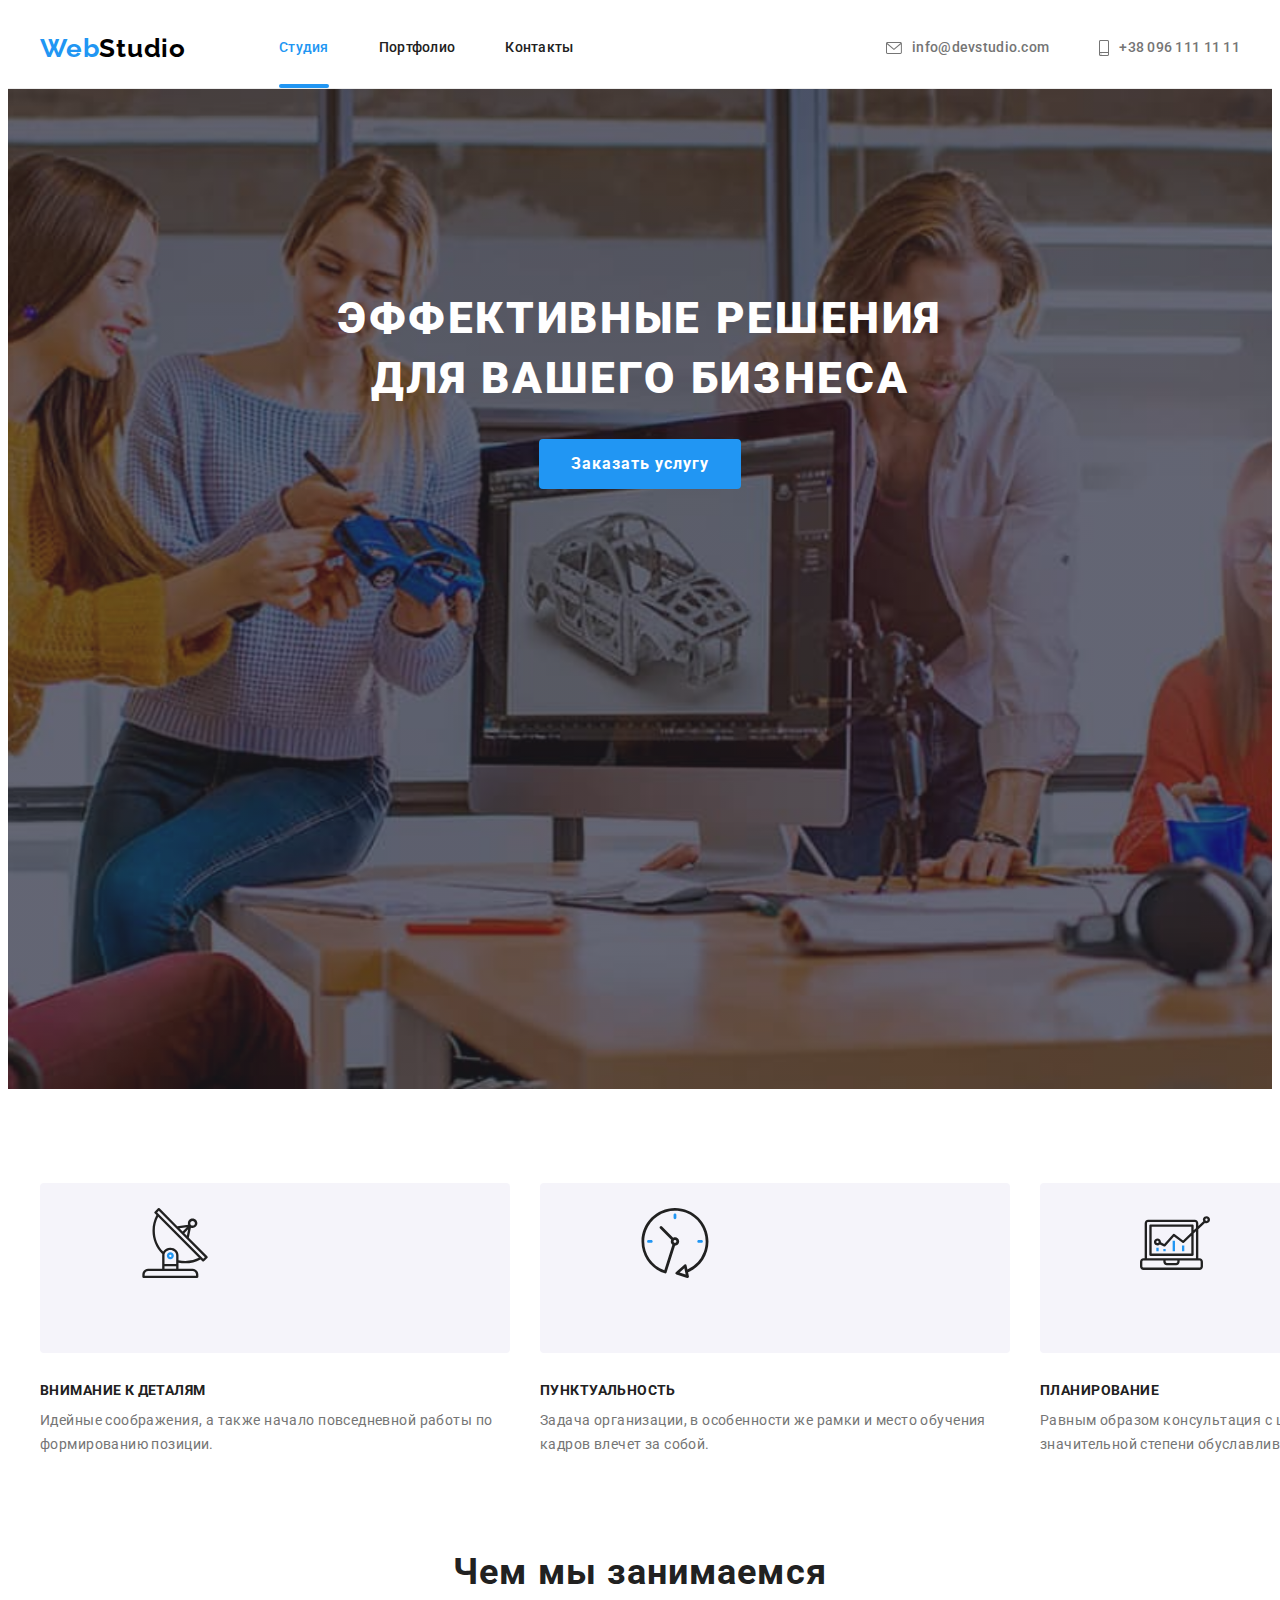
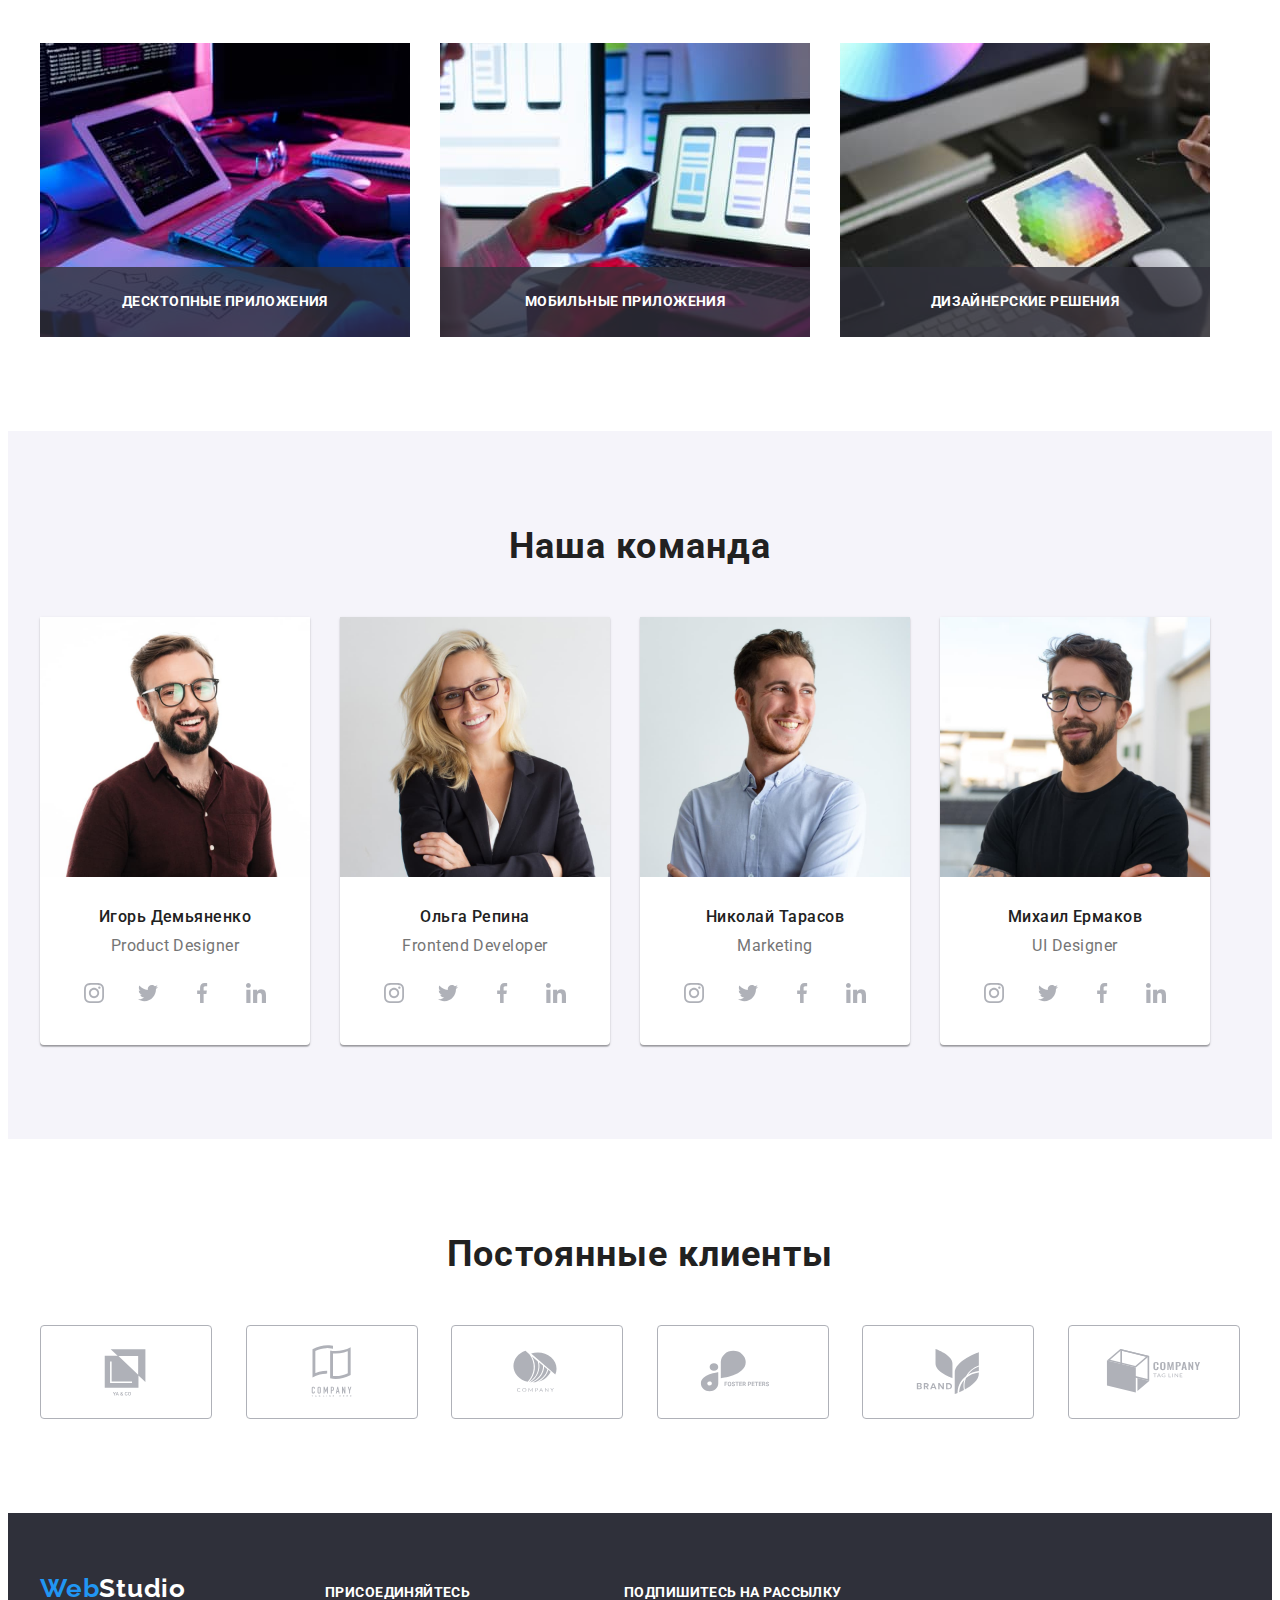
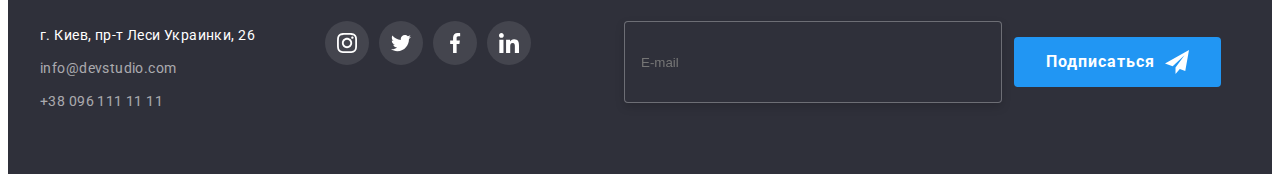
<file: index.html>
<!DOCTYPE html>
<html lang="ru">
<head>
    <meta charset="UTF-8">
    <meta http-equiv="X-UA-Compatible" content="IE=edge">
    <meta name="viewport" content="width=device-width, initial-scale=1.0">
    <title>Document</title>
    <link rel="preconnect" href="https://fonts.googleapis.com">
<link rel="preconnect" href="https://fonts.gstatic.com" crossorigin>
<link href="https://fonts.googleapis.com/css2?family=Raleway:wght@700&family=Roboto:wght@400;500;700;900&display=swap" rel="stylesheet">

<link rel="stylesheet" href="https://cdnjs.cloudflare.com/ajax/libs/modern-normalize/1.1.0/modern-normalize.min.css"
    integrity="sha512-wpPYUAdjBVSE4KJnH1VR1HeZfpl1ub8YT/NKx4PuQ5NmX2tKuGu6U/JRp5y+Y8XG2tV+wKQpNHVUX03MfMFn9Q=="
    crossorigin="anonymous" referrerpolicy="no-referrer" />
    <link rel="stylesheet" href="./css/styles.css">
</head>
<!-- Тело -->
<body>
    <!-- навигация -->
<header class="header">
    <div class="container header-container">
        <a href="" class="logo-up link">Web<span class="header-logo">Studio</span></a>
        <nav class="navigation">
            <ul class="list-item list">
                <li class="item">
                    <a class="nav-link link current" href="./index.html">Студия</a>
                </li>
                <li class="item">
                    <a class="nav-link link next" href="./portfolio.html">Портфолио</a>
                </li>
                <li class="item">
                    <a class="nav-link link next" href="">Контакты</a>
                </li>
            </ul>
        </nav>
        <ul class="nav-list list">
            <li class="contacts-list">
                <a class="nav-contact" href="mailto:info@devstudio.com">
                    <svg class="contacts-icon" width="16" height="12">
                        <use href="./images/icons.svg#icon-envelope">
                        </use>
                    </svg>
                    info@devstudio.com
                    </a>
            </li>
            <li class="contacts-list">
                <a class="nav-contact" href="tel:+380961111111">
                    <svg class="contacts-icon" width="10" height="16">
                        <use href="./images/icons.svg#icon-smartphone">
                        </use>
                    </svg>
                    +38 096 111 11 11
                </a>
            </li>
        </ul>
    </div>
</header>

<!-- основная часть -->

<main>
    <!-- hero -->
<section class="hero">
    <div class="container hero-container">
        <h1 class="title-first">
            Эффективные решения для вашего бизнеса
        </h1>
        <button class="button" type="button" data-modal-open>Заказать услугу</button>
       
    </div>
</section>

<!-- особенности -->

<section class="features section">
   <div class="container features-container">
        <h2 class="visually-hidden">особенности</h2>
        <ul class="features-list list">
            <li class="features-item link">
                <a class="features-link" href="">
                    <svg class="features-icon" width="70" height="70">
                        <use href="./images/icons.svg#icon-antenna">
                        </use>
                    </svg>
                </a>
                <h3 class="title-third">Внимание к деталям</h3>
                <p class="features-text">Идейные соображения, а также начало повседневной работы по формированию позиции.</p>
            </li>
            <li class="features-item link">
                <a class="features-link" href="">
                    <svg class="features-icon" width="70" height="70">
                        <use href="./images/icons.svg#icon-clock">
                        </use>
                    </svg>
                </a>
                <h3 class="title-third">Пунктуальность</h3>
                <p class="features-text">Задача организации, в особенности же рамки и место обучения кадров влечет за собой.</p>
            </li>
            <li class="features-item link">
                <a class="features-link" href="">
                    <svg class="features-icon" width="70" height="70">
                        <use href="./images/icons.svg#icon-diagram">
                        </use>
                    </svg>
                </a>
                <h3 class="title-third">Планирование</h3>
                <p class="features-text">Равным образом консультация с широким активом в значительной степени обуславливает.</p>
            </li>
            <li class="features-item link">
                <a class="features-link" href="">
                    <svg class="features-icon" width="70" height="70">
                        <use href="./images/icons.svg#icon-astronaut">
                        </use>
                    </svg>
                </a>
                <h3 class="title-third">Современные технологии</h3>
                <p class="features-text">Значимость этих проблем настолько очевидна, что реализация плановых заданий.</p>
            </li>
        </ul>
   </div>
</section>

<!--  виды работ -->

<section class="work-description section">
    <div class="container work-container">
        <h2 class="work">Чем мы занимаемся</h2>
        <ul class="work-list list link">
            <li class="work-item">
                <img src="./images/img-laptop.jpg" alt="разработка для компьютера" width="370" height="294">
                <p class="product">десктопные приложения</p>
            </li>
            <li class="work-item link">
                <img src="./images/img-mobile.jpg" alt="разработка для телефона" width="370" height="294">
                <p class="product">мобильные приложения</p>
            </li>
            <li class="work-item link">
                <img src="./images/img-tab.jpg" alt="разработка для планшета" width="370" height="294">
                <p class="product">дизайнерские решения</p>
            </li>
        </ul>
    </div>
</section>

<!-- команда -->

<section class="employees section">
    <div class="container employees-container">
        <h2 class="team">Наша команда</h2>
        <ul class="team-list link list">
            <li class="team-item">
                <img class="img-team" src="./images/img-product-designer.jpg" alt="Игорь Демьяненко" width="270"
                    height="260">
                <div class="team-name">
                    <h3 class="title-item">Игорь Демьяненко</h3>
                    <p class="team-text">Product Designer</p>              
                <ul class="socials list">
                    <li class="socials-item">
                        <a class="socials-link link" href="" target="_blank" rel="noopener noreferrer"
                            aria-label="иконка Instagram">
                            <svg class="socials-icon" width="20" height="20">
                                <use href="./images/icons.svg#icon-instagram">
                                </use>
                            </svg>
                        </a>
                    </li>
                    <li class="socials-item">
                        <a class="socials-link link" href="" target="_blank" rel="noopener noreferrer"
                            aria-label="иконка Twitter">
                            <svg class="socials-icon" width="20" height="20">
                                <use href="./images/icons.svg#icon-twitter">
                                </use>
                            </svg>
                        </a>
                    </li>
                    <li class="socials-item">
                        <a class="socials-link link" href="" target="_blank" rel="noopener noreferrer"
                            aria-label="иконка Facebook">
                            <svg class="socials-icon" width="20" height="20">
                                <use href="./images/icons.svg#icon-facebook">
                                </use>
                            </svg>
                        </a>
                    </li>
                    <li class="socials-item">
                        <a class="socials-link link" href="" target="_blank" rel="noopener noreferrer"
                            aria-label="иконка Linkedin">
                            <svg class="socials-icon" width="20" height="20">
                                <use href="./images/icons.svg#icon-linkedin">
                                </use>
                            </svg>
                        </a>
                    </li>
                </ul>
                </div>
            </li>
            <li class="team-item">
                <img class="img-team" src="./images/img-frontend-developer.jpg" alt="Ольга Репина" width="270"
                    height="260">
                <div class="team-name">
                    <h3 class="title-item">Ольга Репина</h3>
                    <p class="team-text">Frontend Developer</p>              
                <ul class="socials list">
                    <li class="socials-item">
                        <a class="socials-link link" href="" target="_blank" rel="noopener noreferrer"
                            aria-label="иконка Instagram">
                            <svg class="socials-icon" width="20" height="20">
                                <use href="./images/icons.svg#icon-instagram">
                                </use>
                            </svg>
                        </a>
                    </li>
                    <li class="socials-item">
                        <a class="socials-link link" href="" target="_blank" rel="noopener noreferrer"
                            aria-label="иконка Twitter">
                            <svg class="socials-icon" width="20" height="20">
                                <use href="./images/icons.svg#icon-twitter">
                                </use>
                            </svg>
                        </a>
                    </li>
                    <li class="socials-item">
                        <a class="socials-link link" href="" target="_blank" rel="noopener noreferrer"
                            aria-label="иконка Facebook">
                            <svg class="socials-icon" width="20" height="20">
                                <use href="./images/icons.svg#icon-facebook">
                                </use>
                            </svg>
                        </a>
                    </li>
                    <li class="socials-item">
                        <a class="socials-link link" href="" target="_blank" rel="noopener noreferrer"
                            aria-label="иконка Linkedin">
                            <svg class="socials-icon" width="20" height="20">
                                <use href="./images/icons.svg#icon-linkedin">
                                </use>
                            </svg>
                        </a>
                    </li>
                </ul>
                </div>
            </li>
            <li class="team-item">
                <img class="img-team" src="./images/img-marketing.jpg" alt="Николай Тарасов" width="270" height="260">
                <div class="team-name">
                    <h3 class="title-item">Николай Тарасов</h3>
                    <p class="team-text">Marketing</p>                
                <ul class="socials list">
                    <li class="socials-item">
                        <a class="socials-link link" href="" target="_blank" rel="noopener noreferrer"
                            aria-label="иконка Instagram">
                            <svg class="socials-icon" width="20" height="20">
                                <use href="./images/icons.svg#icon-instagram">
                                </use>
                            </svg>
                        </a>
                    </li>
                    <li class="socials-item">
                        <a class="socials-link link" href="" target="_blank" rel="noopener noreferrer"
                            aria-label="иконка Twitter">
                            <svg class="socials-icon" width="20" height="20">
                                <use href="./images/icons.svg#icon-twitter">
                                </use>
                            </svg>
                        </a>
                    </li>
                    <li class="socials-item">
                        <a class="socials-link link" href="" target="_blank" rel="noopener noreferrer"
                            aria-label="иконка Facebook">
                            <svg class="socials-icon" width="20" height="20">
                                <use href="./images/icons.svg#icon-facebook">
                                </use>
                            </svg>
                        </a>
                    </li>
                    <li class="socials-item">
                        <a class="socials-link link" href="" target="_blank" rel="noopener noreferrer"
                            aria-label="иконка Linkedin">
                            <svg class="socials-icon" width="20" height="20">
                                <use href="./images/icons.svg#icon-linkedin">
                                </use>
                            </svg>
                        </a>
                    </li>
                </ul>
                </div>
            </li>
            <li class="team-item">
                <img class="img-team" src="./images/img-ui-designer.jpg" alt="Михаил Ермаков" width="270" height="260">
                <div class="team-name">
                    <h3 class="title-item">Михаил Ермаков</h3>
                    <p class="team-text">UI Designer</p>                
                <ul class="socials list">
                    <li class="socials-item">
                        <a class="socials-link link" href="" target="_blank" rel="noopener noreferrer"
                            aria-label="иконка Instagram">
                            <svg class="socials-icon" width="20" height="20">
                                <use href="./images/icons.svg#icon-instagram">
                                </use>
                            </svg>
                        </a>
                    </li>
                    <li class="socials-item">
                        <a class="socials-link link" href="" target="_blank" rel="noopener noreferrer"
                            aria-label="иконка Twitter">
                            <svg class="socials-icon" width="20" height="20">
                                <use href="./images/icons.svg#icon-twitter">
                                </use>
                            </svg>
                        </a>
                    </li>
                    <li class="socials-item">
                        <a class="socials-link link" href="" target="_blank" rel="noopener noreferrer"
                            aria-label="иконка Facebook">
                            <svg class="socials-icon" width="20" height="20">
                                <use href="./images/icons.svg#icon-facebook">
                                </use>
                            </svg>
                        </a>
                    </li>
                    <li class="socials-item">
                        <a class="socials-link link" href="" target="_blank" rel="noopener noreferrer"
                            aria-label="иконка Linkedin">
                            <svg class="socials-icon" width="20" height="20">
                                <use href="./images/icons.svg#icon-linkedin">
                                </use>
                            </svg>
                        </a>
                    </li>
                </ul>
                </div>
            </li>
        </ul>
    </div>
</section>

<!-- Постоянные клиенты -->

<section class="customers section">
    <div class="container">
        <h2 class="regular-customers">Постоянные клиенты</h2>
        <ul class="customer-list link list">
            <li class="customer-item">
                <a class="customer-link" href="">
                <svg class="customer-icon" width="106px" height="60px" >
                    <use href="./images/icons.svg#icon-logo-1">
                    </use>
                </svg>
                </a>
                
            </li>
            <li class="customer-item">
                <a class="customer-link" href="">
                    <svg class="customer-icon" width="106px" height="60px">
                        <use href="./images/icons.svg#icon-logo-2">
                        </use>
                    </svg>
                </a>
                
            </li>
            <li class="customer-item">
                <a class="customer-link" href="">
                    <svg class="customer-icon" width="106px" height="60px">
                        <use href="./images/icons.svg#icon-logo-3">
                        </use>
                    </svg>
                </a>
                
            </li>
            <li class="customer-item">
                <a class="customer-link" href="">
                    <svg class="customer-icon" width="106px" height="60px">
                        <use href="./images/icons.svg#icon-logo-4">
                        </use>
                    </svg>
                </a>
                
            </li>
            <li class="customer-item">
                <a class="customer-link" href="">
                    <svg class="customer-icon" width="106px" height="60px">
                        <use href="./images/icons.svg#icon-logo-5">
                        </use>
                    </svg>
                </a>
                
            </li>
            <li class="customer-item">
                <a class="customer-link" href="" >
                    <svg class="customer-icon" width="106px" height="60px">
                        <use href="./images/icons.svg#icon-logo-6">
                        </use>
                    </svg>
                </a>
            </li>

        </ul>
    </div>
</section>
</main>

<!-- футер -->

<footer class="logo-contacts">
    <div class="container footer-container">
        <div class="footer-block">
        <a href="" class="logo-down link">Web<span class="footer-logo">Studio</span> </a>
        <address class="footer-address">
            <ul class="footer-contacts">
                <li class="address-link">
                    <a class="contacts-link link" href="https://goo.gl/maps/XvVAJL7zwZZcy64VA" target="_blank"
                        rel="noopener nofollow noreferrer">г. Киев, пр-т Леси Украинки, 26</a>
                    </li>
                <li class="address-link">
                    <a class="contacts-list link" href="mailto:info@devstudio.com">info@devstudio.com</a>
                </li>
                <li class="address-link">
                    <a class="contacts-list link" href="tel:+380961111111">+38 096 111 11 11</a>
                </li>
            </ul>
        </address>
    </div>
    <div class="socials-footer">
        <h2 class="footer-title">присоединяйтесь</h2>
        <ul class="footer-socials list">
            <li class="footer-socials-item">
                <a class="footer-socials-link link" href="" target="_blank" rel="noopener noreferrer"
                    aria-label="иконка Instagram">
                    <svg class="footer-socials-icon" width="20" height="20">
                        <use href="./images/icons.svg#icon-instagram">
                        </use>
                    </svg>
                </a>
            </li>
            <li class="footer-socials-item">
                <a class="footer-socials-link link" href="" target="_blank" rel="noopener noreferrer"
                    aria-label="иконка Twitter">
                    <svg class="footer-socials-icon" width="20" height="20">
                        <use href="./images/icons.svg#icon-twitter">
                        </use>
                    </svg>
                </a>
            </li>
            <li class="footer-socials-item">
                <a class="footer-socials-link link" href="" target="_blank" rel="noopener noreferrer"
                    aria-label="иконка Facebook">
                    <svg class="footer-socials-icon" width="20" height="20">
                        <use href="./images/icons.svg#icon-facebook">
                        </use>
                    </svg>
                </a>
            </li>
            <li class="footer-socials-item">
                <a class="footer-socials-link link" href="" target="_blank" rel="noopener noreferrer"
                    aria-label="иконка Linkedin">
                    <svg class="footer-socials-icon" width="20" height="20">
                        <use href="./images/icons.svg#icon-linkedin">
                        </use>
                    </svg>
                </a>
            </li>
        </ul>
    </div>

    <form class="footer-form">
    <h2 class="footer-title">Подпишитесь на рассылку</h2>
    <div class="footer-email">
    <label class="footer-label">
        <input class="footer-input"
        type="email" name="email" placeholder="E-mail" />
    </label>
    <button class="button" type="submit">Подписаться
        <svg class="footer-button-icon" width="24" height="24">
            <use href="./images/icons.svg#icon-icon-send">
            </use>
        </svg>
    </button>
    </div>
</form>
    </div>
</footer>

<!-- Модальное окно -->

<div class="backdrop is-hidden" data-modal>
    <div class="modal">
        <button class="modal-btn" type="button" data-modal-close>
            <svg class="modal-icon" width="18" height="18">
                <use href="./images/icons.svg#icon-close-black">
                </use>
            </svg>
        </button>

        <form class="form">
            <p class="form-title">Оставьте свои данные, мы вам перезвоним</p>
            <label class="form-label">
                <span class="label-text">Имя</span>
                <span class="input-box">
                    <input class="form-input" type="text" name="name" required autofocus />
                    <svg class="form-icon" width="18" height="18">
                        <use href="./images/icons.svg#icon-person-black">
                        </use>
                    </svg>
                </span>
            </label>
            <label class="form-label">
                <span class="label-text">Телефон</span>
                <span class="input-box">
                    <input class="form-input" type="tel" name="tel" required />
                    <svg class="form-icon" width="18" height="18">
                        <use href="./images/icons.svg#icon-phone-black">
                        </use>
                    </svg>
                </span>
            </label>
            <label class="form-label">
                <span class="label-text">Почта</span>
                <span class="input-box">
                    <input class="form-input" type="email" name="email" required />
                    <svg class="form-icon" width="18" height="18">
                        <use href="./images/icons.svg#icon-email-black">
                        </use>
                    </svg>
                </span>
            </label>
            <div class="form-field">
                <label class="label-text" for="comment">Комментарий</label>
                <textarea class="comment" name="comment" id="comment" placeholder="Введите текст"></textarea>
            </div>
            <label class="form-checkbox">
                <input class="checkbox" type="checkbox" name="Условия договора" required />
                <svg class="form-check" width="16" height="15">
                    <use href="./images/icons.svg#icon-check">
                    </use>
                    <span class="icon-checkbox">Соглашаюсь с рассылкой и принимаю
                        <a class="checkbox-link" href="" target="_blank" rel="noopener noreferrer"
                            aria-label="переход на договор">
                            Условия договора</a>
                    </span>
            </label>

            <button class="form-button" type="submit">Отправить</button>
        </form>
    </div>
</div>
<script src="./js/modal.js"></script>
</body>
</html>
</file>
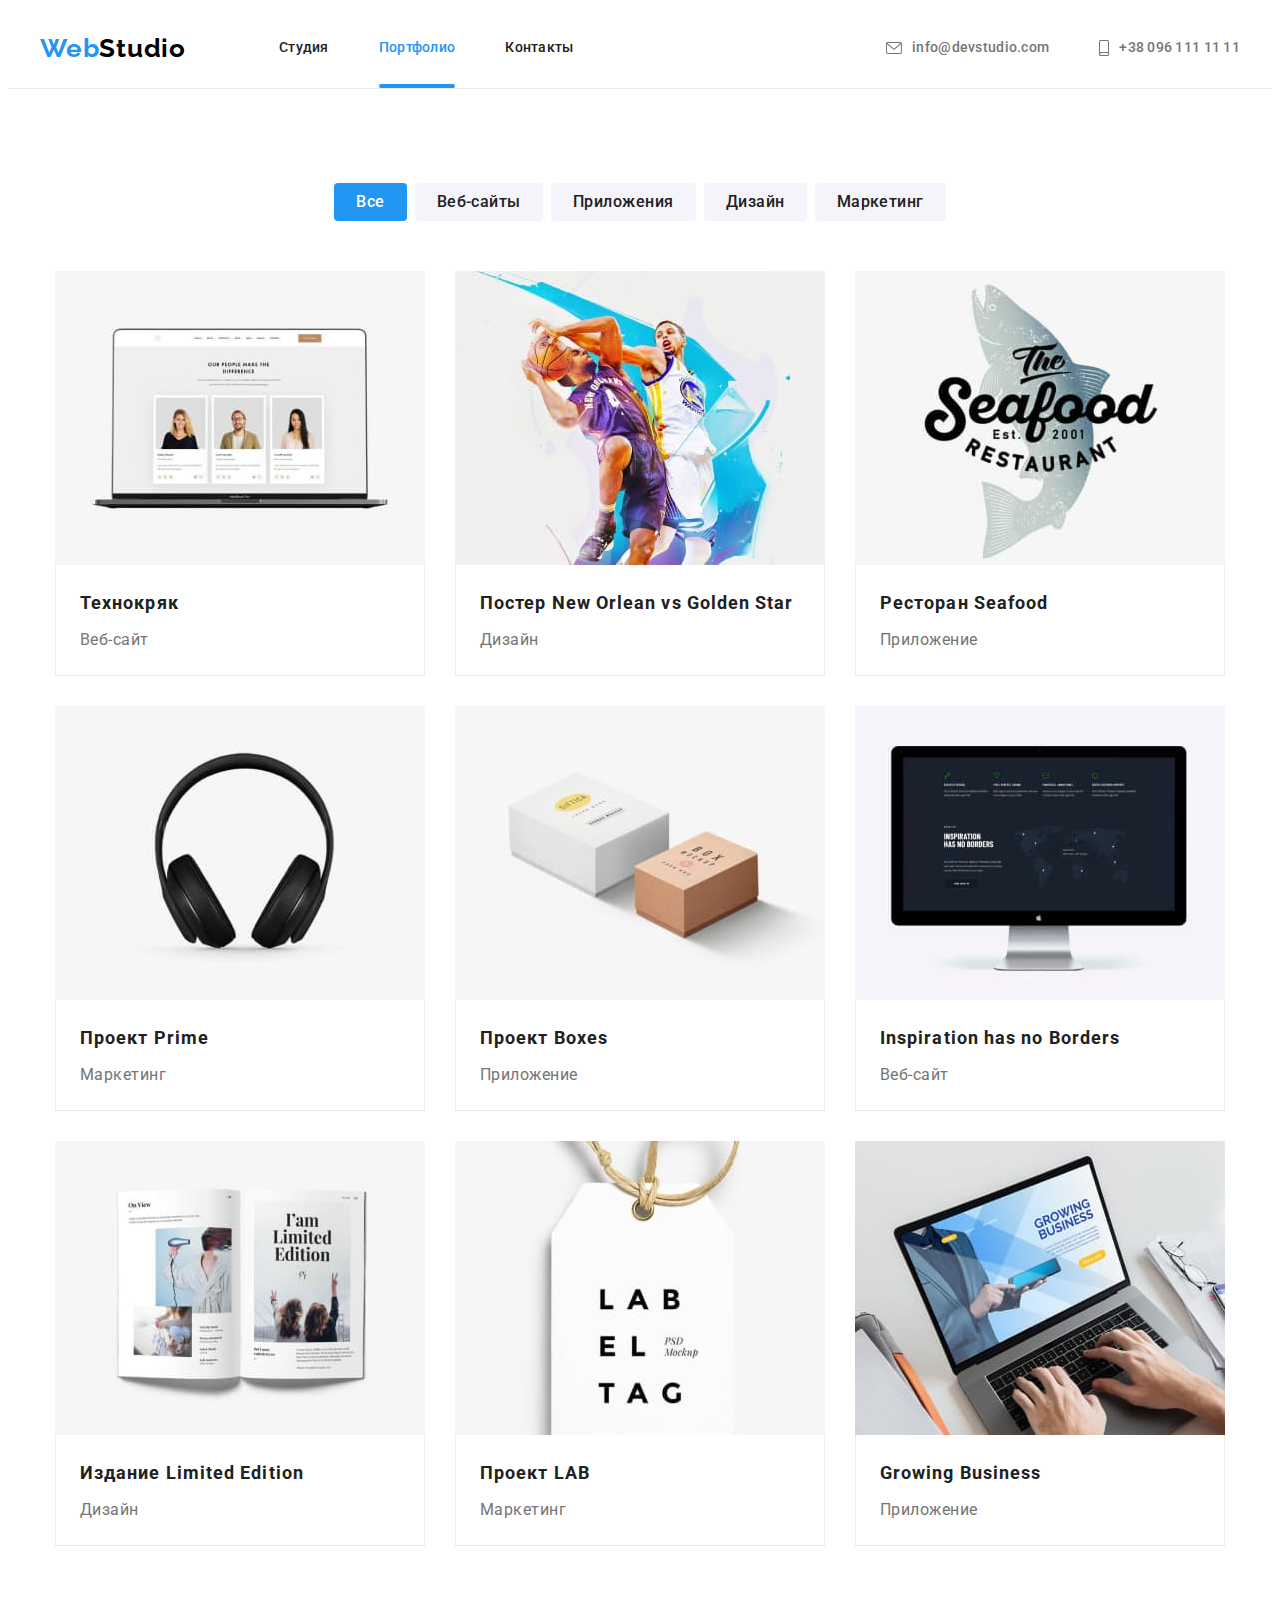
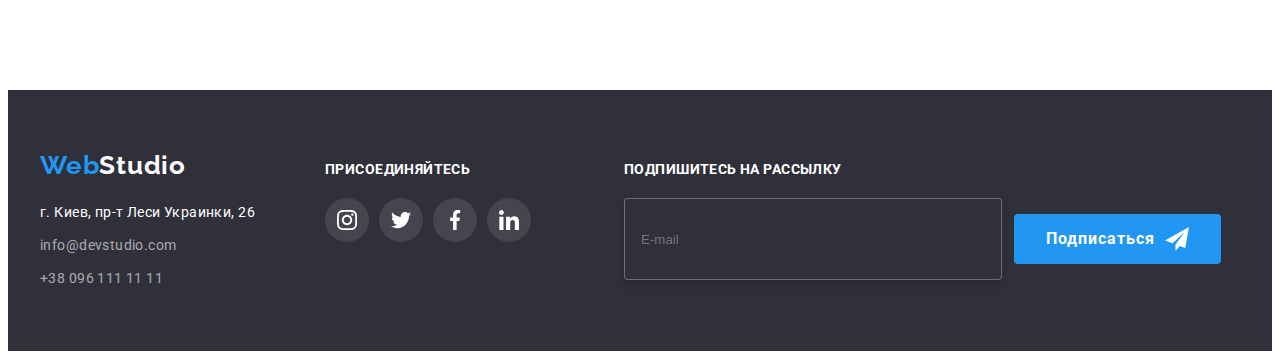
<file: portfolio.html>
<!DOCTYPE html>
<html lang="ru">
<head>
    <meta charset="UTF-8">
    <meta http-equiv="X-UA-Compatible" content="IE=edge">
    <meta name="viewport" content="width=device-width, initial-scale=1.0">
    <title>Document</title>
    <link rel="preconnect" href="https://fonts.googleapis.com">
<link rel="preconnect" href="https://fonts.gstatic.com" crossorigin>
<link href="https://fonts.googleapis.com/css2?family=Raleway:wght@700&family=Roboto:wght@400;500;700;900&display=swap" rel="stylesheet">
<link rel="stylesheet" href="https://cdnjs.cloudflare.com/ajax/libs/modern-normalize/1.1.0/modern-normalize.min.css"
    integrity="sha512-wpPYUAdjBVSE4KJnH1VR1HeZfpl1ub8YT/NKx4PuQ5NmX2tKuGu6U/JRp5y+Y8XG2tV+wKQpNHVUX03MfMFn9Q=="
    crossorigin="anonymous" referrerpolicy="no-referrer" />

<link rel="stylesheet" href="./css/styles.css">
</head>
<body>
    <header class="header">
        <div class="container header-container">
            <a href="" class="logo-up link">Web<span class="header-logo">Studio</span></a>
            <nav class="navigation">
                <ul class="list-item list">
                    <li class="item">
                        <a class="nav-link link next" href="./index.html">Студия</a>
                    </li>
                    <li class="item">
                        <a class="nav-link link current" href="./portfolio.html">Портфолио</a>
                    </li>
                    <li class="item">
                        <a class="nav-link link next" href="">Контакты</a>
                    </li>
                </ul>
            </nav>
            <ul class="nav-list list">
                <li class="contacts-list">
                    <a class="nav-contact" href="mailto:info@devstudio.com">
                        <svg class="contacts-icon" width="16" height="12">
                            <use href="./images/icons.svg#icon-envelope">
                            </use>
                        </svg>
                        info@devstudio.com
                    </a>
                </li>
                <li class="contacts-list">
                    <a class="nav-contact" href="tel:+380961111111">
                        <svg class="contacts-icon" width="10" height="16">
                            <use href="./images/icons.svg#icon-smartphone">
                            </use>
                        </svg>
                        +38 096 111 11 11
                    </a>
                </li>
            </ul>
        </div>
</header>
<main>

    <!-- кнопки фильтра -->

    <section class="filter">
<div class="container portfolio-container">
    <h1 class="visually-hidden">фильтр</h1>
    <ul class="filter-list list filter-portfolio">
        <li class="filter-item link">
            <button class="filter-button button-active" type="button">Все</button>
        </li>
        <li class="filter-item link">
            <button class="filter-button" type="button">Веб-сайты</button>
        </li>
        <li class="filter-item link">
            <button class="filter-button" type="button">Приложения</button>
        </li>
        <li class="filter-item link">
            <button class="filter-button" type="button">Дизайн</button>
        </li>
        <li class="filter-item link">
            <button class="filter-button" type="button">Маркетинг</button>
        </li>
    </ul>
    <ul class="work-examples-list list filter-portfolio">
        <li class="examples-item link">
            <a class="work-link" href="">
            <div class="img-over">
            <img class="img-example" src="./images/portfolio/img-tehnokryak.jpg" alt="Технокряк" width="370"
                height="294">
                <div class="cont-overlay">
                <p class="text-overlay">Ресурс предлагает комплексные предложения с разным уровнем функционала и сервисов. Все это позволит посетителю получить
                исчерпывающие сведения о компании или частном лице.</p>
                </div>
                </div>
            <div class="work-name">
                <h2 class="header-example">Технокряк</h2>
                <p class="text-example">Веб-сайт</p>
            </div>
            </a>
        </li>
        <li class="examples-item link">
            <a class="work-link" href="">
                <div class="img-over">
            <img class="img-example" src="./images/portfolio/img-poster.jpg" alt="Постер New Orlean vs Golden Star"
                width="370" height="294">
                <div class="cont-overlay">
                    <p class="text-overlay">Ресурс предлагает комплексные предложения с разным уровнем функционала и сервисов. Все это
                        позволит посетителю получить
                        исчерпывающие сведения о компании или частном лице.</p>
                </div>
                </div>
            <div class="work-name">
                <h2 class="header-example">Постер New Orlean vs Golden Star</h2>
                <p class="text-example">Дизайн</p>
            </div>
            </a>
        </li>
        <li class="examples-item link">
            <a class="work-link" href="">
                <div class="img-over">
            <img class="img-example" src="./images/portfolio/img-seafood.jpg" alt="Ресторан Seafood" width="370"
                height="294">
                <div class="cont-overlay">
                    <p class="text-overlay">Ресурс предлагает комплексные предложения с разным уровнем функционала и сервисов. Все это
                        позволит посетителю получить
                        исчерпывающие сведения о компании или частном лице.</p>
                </div>
                </div>
            <div class="work-name">
                <h2 class="header-example">Ресторан Seafood</h2>
                <p class="text-example">Приложение</p>
            </div>
            </a>
        </li>
        <li class="examples-item link">
            <a class="work-link" href="">
                <div class="img-over">
            <img class="img-example" src="./images/portfolio/img-prime.jpg" alt="Проект Prime" width="370" height="294">
            <div class="cont-overlay">
                <p class="text-overlay">Ресурс предлагает комплексные предложения с разным уровнем функционала и сервисов. Все это
                    позволит посетителю получить
                    исчерпывающие сведения о компании или частном лице.</p>
            </div>
            </div>
            <div class="work-name">
                <h2 class="header-example">Проект Prime</h2>
                <p class="text-example">Маркетинг</p>
            </div>
            </a>
        </li>
        <li class="examples-item link">
            <a class="work-link" href="">
                <div class="img-over">
            <img class="img-example" src="./images/portfolio/img-boxes.jpg" alt="Проект Boxes" width="370" height="294">
            
            <div class="cont-overlay">
                <p class="text-overlay">Ресурс предлагает комплексные предложения с разным уровнем функционала и сервисов. Все это
                    позволит посетителю получить
                    исчерпывающие сведения о компании или частном лице.</p>
            </div>
            </div>
            <div class="work-name">
                <h2 class="header-example">Проект Boxes</h2>
                <p class="text-example">Приложение</p>
            </div>
            </a>
        </li>
        <li class="examples-item link">
            <a class="work-link" href="">
                <div class="img-over">
            <img class="img-example" src="./images/portfolio/img-inspirationhasnoborders.jpg"
                alt="Inspiration has no Borders" width="370" height="294">
            <div class="cont-overlay">
                <p class="text-overlay">Ресурс предлагает комплексные предложения с разным уровнем функционала и сервисов. Все это
                    позволит посетителю получить
                    исчерпывающие сведения о компании или частном лице.</p>
            </div>
            </div>
                <div class="work-name">
                <h2 class="header-example">Inspiration has no Borders</h2>
                <p class="text-example">Веб-сайт</p>
            </div>
            </a>
        </li>
        <li class="examples-item link">
            <a class="work-link" href="">
                <div class="img-over">
            <img class="img-example" src="./images/portfolio/img-limitededition.jpg" alt="НИздание Limited Edition"
                width="370" height="294">
            <div class="cont-overlay">
                <p class="text-overlay">Ресурс предлагает комплексные предложения с разным уровнем функционала и сервисов. Все это
                    позволит посетителю получить
                    исчерпывающие сведения о компании или частном лице.</p>
            </div>
            </div>
                <div class="work-name">
                <h2 class="header-example">Издание Limited Edition</h2>
                <p class="text-example">Дизайн</p>
            </div>
            </a>
        </li>
        <li class="examples-item link">
            <a class="work-link" href="">
                <div class="img-over">
            <img class="img-example" src="./images/portfolio/img-lab.jpg" alt="Проект LAB" width="370" height="294">
            <div class="cont-overlay">
                <p class="text-overlay">Ресурс предлагает комплексные предложения с разным уровнем функционала и сервисов. Все это
                    позволит посетителю получить
                    исчерпывающие сведения о компании или частном лице.</p>
            </div>
            </div>
            <div class="work-name">
                <h2 class="header-example">Проект LAB</h2>
                <p class="text-example">Маркетинг</p>
            </div>
            </a>
        </li>
        <li class="examples-item link">
            <a class="work-link" href="">
                <div class="img-over">
            <img class="img-example" src="./images/portfolio/img-growingbusiness.jpg" alt="Growing Business" width="370"
                height="294">
            <div class="cont-overlay">
                <p class="text-overlay">Ресурс предлагает комплексные предложения с разным уровнем функционала и сервисов. Все это
                    позволит посетителю получить
                    исчерпывающие сведения о компании или частном лице.</p>
            </div>
            </div>
                <div class="work-name">
                <h2 class="header-example">Growing Business</h2>
                <p class="text-example">Приложение</p>
            </div>
            </a>
        </li>
    </ul>
</div>
    </section>  
</main>  
<footer class="logo-contacts">
    <div class="container footer-container">
        <div class="footer-block">
            <a href="" class="logo-down link">Web<span class="footer-logo">Studio</span> </a>
            <address class="footer-address">
                <ul class="footer-contacts">
                    <li class="address-link">
                        <a class="contacts-link link" href="https://goo.gl/maps/XvVAJL7zwZZcy64VA" target="_blank"
                            rel="noopener nofollow noreferrer">г. Киев, пр-т Леси Украинки, 26</a>
                    </li>
                    <li class="address-link">
                        <a class="contacts-list link" href="mailto:info@devstudio.com">info@devstudio.com</a>
                    </li>
                    <li class="address-link">
                        <a class="contacts-list link" href="tel:+380961111111">+38 096 111 11 11</a>
                    </li>
                </ul>
            </address>
        </div>
        <div class="socials-footer">
            <h2 class="footer-title">присоединяйтесь</h2>
            <ul class="footer-socials list">
                <li class="footer-socials-item">
                    <a class="footer-socials-link link" href="" target="_blank" rel="noopener noreferrer"
                        aria-label="иконка Instagram">
                        <svg class="footer-socials-icon" width="20" height="20">
                            <use href="./images/icons.svg#icon-instagram">
                            </use>
                        </svg>
                    </a>
                </li>
                <li class="footer-socials-item">
                    <a class="footer-socials-link link" href="" target="_blank" rel="noopener noreferrer"
                        aria-label="иконка Twitter">
                        <svg class="footer-socials-icon" width="20" height="20">
                            <use href="./images/icons.svg#icon-twitter">
                            </use>
                        </svg>
                    </a>
                </li>
                <li class="footer-socials-item">
                    <a class="footer-socials-link link" href="" target="_blank" rel="noopener noreferrer"
                        aria-label="иконка Facebook">
                        <svg class="footer-socials-icon" width="20" height="20">
                            <use href="./images/icons.svg#icon-facebook">
                            </use>
                        </svg>
                    </a>
                </li>
                <li class="footer-socials-item">
                    <a class="footer-socials-link link" href="" target="_blank" rel="noopener noreferrer"
                        aria-label="иконка Linkedin">
                        <svg class="footer-socials-icon" width="20" height="20">
                            <use href="./images/icons.svg#icon-linkedin">
                            </use>
                        </svg>
                    </a>
                </li>
            </ul>
        </div>
        <form class="footer-form">
            <h2 class="footer-title">Подпишитесь на рассылку</h2>
            <div class="footer-email">
                <label class="footer-label">
                    <input class="footer-input" type="email" name="email" placeholder="E-mail" />
                </label>
                <button class="button" type="submit">Подписаться
                    <svg class="footer-button-icon" width="24" height="24">
                        <use href="./images/icons.svg#icon-icon-send">
                        </use>
                    </svg>
                </button>
            </div>
        </form>
    </div>
</footer>
</body>
</html>
</file>
<file: css/styles.css>
:root {
--main-font:'Roboto', sans-serif;
--secondary-font: 'Raleway', sans-serif;

/* text colors */
--main-txt-cl:#757575;
--secondary-txt-cl:#212121;
--accent-txt-cl: #2196F3; 
--next1-txt-cl: #000000;
--next2-txt-cl: #FFFFFF;
--next3-txt-cl:#212121;
--next4-txt-cl: #AFB1B8;

/* bacground colors */ 

--main-bg-cl: #ffffff;
--secondary-bg-cl: #2f303a;
--accent-bg-cl: #2196F3;
--next1-bg-cl:#F5F4FA;
--new-secondary-bg-cl:#C4C4C4;

--border-cl:#ECECEC;
}
/* Главная */
body {
    font-family: var(--main-font);
    font-size: 14px;
    letter-spacing: 0.03em;
    color: var(--main-txt-cl);
    background-color: var(--main-bg-cl)
}

h1,
h2,
h3,
p {
    margin: 0;
}

img {
    display: block;
    max-width: 100%;
    height: auto;
}

address {
    font-style: normal;
}

.visually-hidden {
    position: absolute;
    width: 1px;
    height: 1px;
    margin: -1px;
    border: 0;
    padding: 0;

    white-space: nowrap;
    clip-path: inset(100%);
    clip: rect(0 0 0 0);
    overflow: hidden;
}

.container {
    width: 1200px;
    padding-left: 15px;
    padding-right: 15px;
    margin: 0 auto;
}

.section {
    padding-top: 94px;
    padding-bottom: 94px;
}

.list {
    list-style: none;
    padding-left: 0;
    margin: 0;
}

.link {
    text-decoration: none;
    color: inherit;
}

.work-description {
    padding-top: 0;
}

/* навигация */

.header-container {
    display: flex;
    align-items: center;
}

.header-logo {
    font-family: var(--secondary-font);
    font-weight: 700;
    font-size: 26px;
    line-height: 1.19;
    letter-spacing: 0.03em;

    color: var(--next1-txt-cl);
}

.logo-up {
    font-family: var(--secondary-font);
    font-weight: 700;
    font-size: 26px;
    line-height: 1.19;
    letter-spacing: 0.03em;
    margin-right: 93px;

    color: var(--accent-txt-cl);
}

.header {
    border-bottom: 1px solid var(--border-cl);
}

.list-item {
    display: flex;
}

.item {
    margin-right: 50px;
}

.item:last-child {
    margin-right: 0;
}

.nav-link {
    display: block;
    padding-top: 32px;
    padding-bottom: 32px;
    font-weight: 500;
    font-size: 14px;
    line-height: 1.14;
    letter-spacing: 0.02em;

    color: var(--secondary-txt-cl);
    transition: color 250ms cubic-bezier(0.4, 0, 0.2, 1);
}

.next {
    display: block;
    position: relative;
}

.next::after {
    content: "";

    position: absolute;
    left: 0;
    bottom: 0;
    display: block;
    width: 100%;
    height: 4px;
    border-radius: 2px;
    background-color: var(--accent-bg-cl);
    opacity: 0;
    transition: opacity 500ms cubic-bezier(0.4, 0, 0.2, 1);
}

.next:hover::after,
.next:focus::after {
    opacity: 1;

}

.current {
    position: relative;
    color: var(--accent-txt-cl);
}

.current::after {
    content: "";
    border-radius: 2px;
    position: absolute;
    left: 0;
    bottom: 0;
    display: block;
    width: 100%;
    height: 4px;
    background-color: var(--accent-bg-cl);
    transition: opacity 250ms cubic-bezier(0.4, 0, 0.2, 1);
}

.link:hover,
.link:focus {
    color: var(--accent-txt-cl);
}

.nav-list {
    display: flex;
    margin-left: auto;
}

.contacts-list {
    margin-right: 50px;
}

.contacts-list:last-child {
    margin-right: 0;
}

.nav-contact:hover,
.nav-contact:focus {
    color: var(--accent-txt-cl);
}

.nav-contact {
    display: flex;
    padding-top: 32px;
    padding-bottom: 32px;
    text-decoration: none;
    font-weight: 500;
    font-size: 14px;
    line-height: 1.14;
    letter-spacing: 0.02em;
    align-items: center;

    color: var(--main-txt-cl);
    transition: color 250ms cubic-bezier(0.4, 0, 0.2, 1);
}

.contacts-icon {
    display: flex;
    align-items: center;
    fill: currentColor;
    margin-right: 10px;
}

/* основная часть */
/* hero */
.hero {
    background-color: var(--new-secondary-bg-cl);
    padding-top: 200px;
    padding-bottom: 200px;
    max-width: 1600px;
    min-height: 600px;
    margin-left: auto;
    margin-right: auto;
    background-image: linear-gradient(to right,
            rgba(47, 48, 58, 0.4),
            rgba(47, 48, 58, 0.4)),
        url("../images/hero.jpg");
    background-repeat: no-repeat;
    background-position: center;
    background-size: cover;
}

.title-first {
    margin: 0 auto;
    margin-bottom: 30px;
    width: 696px;
    font-weight: 900;
    font-size: 44px;
    line-height: 1.36;
    text-align: center;
    letter-spacing: 0.06em;
    text-transform: uppercase;

    color: var(--next2-txt-cl);
}

.button {
    padding: 10px 32px;
    min-width: 200px;
    min-height: 50px;
    margin: 0 auto;
    border-radius: 4px;
    font-family: inherit;
    font-style: normal;
    font-weight: 700;
    font-size: 16px;
    line-height: 1.88;
    display: flex;
    align-items: center;
    text-align: center;
    justify-content: center;
    letter-spacing: 0.06em;
    cursor: pointer;
    border: none;

    color: var(--next2-txt-cl);
    background-color: var(--accent-bg-cl);
    transition: background-color 250ms cubic-bezier(0.4, 0, 0.2, 1);
}

.button:hover,
.button:focus {
    background-color: #188CE8;
}



/* особенности */

.features-container {
    display: block;
}

.features-list {
    display: flex;
}

.features-item {
    margin-right: 30px;
}

.features-link {
    display: block;
    width: 270px;
    height: 120px;
    padding: 25px 100px 25px 100px;
    margin-bottom: 30px;
    background-color: var(--next1-bg-cl);
    border-radius: 4px;
}

.title-third {
    font-weight: 700;
    font-size: 14px;
    line-height: 1.14;
    letter-spacing: 0.03em;
    text-transform: uppercase;
    width: 270px;
    margin-bottom: 10px;

    color: var(--secondary-txt-cl);
}

.features-text {
    font-size: 14px;
    line-height: 1.71;
    letter-spacing: 0.03em;
    color: var(--main-txt-cl);
}

.features-item:last-child {
    margin-right: 0;
}

/* виды работ */

.work {
    margin-bottom: 50px;
    font-weight: 700;
    font-size: 36px;
    line-height: 1.17;
    text-align: center;
    letter-spacing: 0.03em;

    color: var(--secondary-txt-cl);
}

.work-container {
    display: block;
}

.work-list {
    display: flex;
}

.work-item {
    position: relative;
    margin-right: 30px;
}

.work-item:last-child {
    margin-right: 0;
}

.product {
    display: flex;
    font-weight: 700;
    line-height: 1.14;
    justify-content: center;
    align-items: center;
    text-transform: uppercase;

    color: var(--next2-txt-cl);
    background-color: rgba(47, 48, 58, 0.8);

    position: absolute;
    left: 0;
    bottom: 0;
    width: 100%;
    height: 70px;
}

/* команда */


.team-list {
    display: flex;
}

.team-item:last-child {
    margin-right: 0;
}

.team-item .team-name {
    padding: 30px 32px;
}

.employees {
    background-color: var(--next1-bg-cl);
}

.team {
    font-weight: 700;
    font-size: 36px;
    line-height: 1.17;
    text-align: center;
    letter-spacing: 0.03em;
    margin-bottom: 50px;

    color: var(--secondary-txt-cl);
}

.title-item {
    font-weight: 500;
    font-size: 16px;
    line-height: 1.19;
    text-align: center;
    letter-spacing: 0.03em;
    margin-bottom: 10px;

    color: var(--secondary-txt-cl);
}

.team-text {
    font-size: 16px;
    line-height: 1.19;
    text-align: center;
    letter-spacing: 0.03em;
    margin-bottom: 16px;
    color: var(--main-txt-cl);
}

.team-item {
    background-color: var(--main-bg-cl);
    box-shadow: 0px 1px 3px rgba(0, 0, 0, 0.12),
        0px 1px 1px rgba(0, 0, 0, 0.14),
        0px 2px 1px rgba(0, 0, 0, 0.2);
    border-radius: 0px 0px 4px 4px;
    margin-right: 30px;
}

.socials {
    display: flex;
    justify-content: center;
    align-items: center;
}

.socials-link {
    display: flex;
    justify-content: center;
    align-items: center;
    width: 44px;
    height: 44px;
    background-color: inherit;
    border-radius: 50%;
    transition: background-color 250ms cubic-bezier(0.4, 0, 0.2, 1);
}

.socials-link:hover,
.socials-link:focus {
    background-color: var(--accent-bg-cl);
    fill: var(--next2-txt-cl);
}

.socials-item:not(:last-child) {
    margin-right: 10px;
}

.socials-icon {
    fill: var(--next4-txt-cl);
    transition: fill 250ms cubic-bezier(0.4, 0, 0.2, 1);
}

.socials-link:hover .socials-icon,
.socials-link:focus .socials-icon {
    fill: var(--next2-txt-cl);
}

/* < !-- Постоянные клиенты --> */


.regular-customers {
    font-weight: 700;
    font-size: 36px;
    line-height: 1.17;
    text-align: center;
    letter-spacing: 0.03em;
    margin-bottom: 50px;

    color: var(--next3-txt-cl);
}

.customer-list {
    display: flex;
    justify-content: space-between;
}

.customer-item {
    display: flex;
    margin-right: 30px;
    width: 170px;
    height: 92px;
    font-weight: 500;
    font-size: 5px;
    line-height: 1.2;
    justify-content: center;
    align-items: center;
    cursor: pointer;

    color: var(--next4-txt-cl);
    border: 1px solid var(--next4-txt-cl);
    background-color: var(--main-bg-cl);
    border-radius: 4px;
    transition: border-color 250ms cubic-bezier(0.4, 0, 0.2, 1);
}

.customer-link {
    display: flex;
    padding: 16px 32px;
    color: var(--main-txt-cl);
}

.customer-item:hover,
.customer-item:focus {
    border-color: var(--accent-txt-cl);
}

.customer-link:hover .customer-icon,
.customer-link:focus .customer-icon {
    fill: var(--accent-txt-cl);
}

.customer-item:last-child {
    margin-right: 0;
}

.customer-icon {
    fill: var(--next4-txt-cl);
    transition: fill 250ms cubic-bezier(0.4, 0, 0.2, 1);
}


/* футер */

.footer-container {
    display: flex;
    align-items: baseline;
}

.logo-contacts {
    padding-top: 60px;
    padding-bottom: 60px;
    background-color: var(--secondary-bg-cl);
}

.footer-block {
    display: inline-block;
    margin-right: 70px;
}

.logo-down {
    margin-bottom: 20px;
    display: inline-block;
    font-family: var(--secondary-font);
    font-weight: 700;
    font-size: 26px;
    line-height: 1.19;
    letter-spacing: 0.03em;

    color: var(--accent-txt-cl);
}

.footer-logo {
    font-family: var(--secondary-font);
    font-weight: 700;
    font-size: 26px;
    line-height: 1.19;
    letter-spacing: 0.03em;

    color: var(--next2-txt-cl);
}

.footer-contacts {
    padding: 0;
    margin: 0;
    list-style: none;
}

.address-link {
    margin-bottom: 9px;
}

.address-link:last-child {
    margin-bottom: 0px;
}

.contacts-link {
    font-size: 14px;
    line-height: 1.71;
    letter-spacing: 0.03em;

    color: var(--next2-txt-cl);
    transition: color 250ms cubic-bezier(0.4, 0, 0.2, 1);
}

.contacts-list {
    font-size: 14px;
    line-height: 1.71;
    letter-spacing: 0.03em;

    color: rgba(255, 255, 255, 0.6);
    transition: color 250ms cubic-bezier(0.4, 0, 0.2, 1);
}

.socials-footer {
    display: inline-block;
    align-items: baseline;
}

.footer-title {
    font-weight: 700;
    font-size: 14px;
    line-height: 1.14;
    letter-spacing: 0.03em;
    text-transform: uppercase;
    margin-bottom: 20px;

    color: var(--next2-txt-cl);
}

.footer-socials {
    display: flex;
}

.footer-socials-link {
    display: flex;
    justify-content: center;
    align-items: center;
    width: 44px;
    height: 44px;
    background-color: rgba(255, 255, 255, 0.1);
    border-radius: 50%;
    transition: background-color 250ms cubic-bezier(0.4, 0, 0.2, 1);
}

.footer-socials-link:hover,
.footer-socials-link:focus {
    background-color: var(--accent-bg-cl);
}

.footer-socials-item:not(:last-child) {
    margin-right: 10px;
}

.footer-socials-icon {
    fill: var(--next2-txt-cl);
    transition: fill 250ms cubic-bezier(0.4, 0, 0.2, 1);
}

.footer-socials-link:hover .footer-socials-icon,
.footer-socials-link:focus .footer-socials-icon {
    fill: var(--next2-txt-cl);
}

.footer-form {
    margin-left: 93px;
    display: inline-block;
    align-items: baseline;
}

.footer-email {
    display: flex;
    justify-content: center;
    align-items: center;
}

.footer-input {
    padding-left: 16px;
    padding-top: 15px;
    padding-bottom: 15px;
    margin-right: 12px;
    width: 358px;
    height: 50px;
    background-color: var(--secondary-bg-cl);
    color: rgba(255, 255, 255, 0.6);
    border: 1px solid rgba(255, 255, 255, 0.3);
    filter: drop-shadow(0px 4px 4px rgba(0, 0, 0, 0.15));
    border-radius: 4px;
    transition: border-color 250ms cubic-bezier(0.4, 0, 0.2, 1);
    outline: 0;
    cursor: pointer;
}

.footer-input:hover,
.footer-input:focus {
    border-color: var(--accent-bg-cl);
}

.footer-input:not(:placeholder-shown) {
    color: var(--next2-txt-cl);
}

.footer-button-icon {
    margin-left: 10px;
}

/* Модальное окно */

.backdrop {
    position: fixed;
    top: 0;
    left: 0;
    width: 100%;
    height: 100%;
    background-color: rgba(0, 0, 0, 0.2);
    opacity: 1;
    transition: opacity 250ms cubic-bezier(0.4, 0, 0.2, 1);
}

.backdrop.is-hidden {
    opacity: 0;
    pointer-events: none;
}

.modal {
    position: absolute;
    top: 50%;
    left: 50%;
    transform: translate(-50%, -50%) scale(1);
    width: 528px;
    height: 581px;
    background-color: var(--main-bg-cl);
    box-shadow: 0px 1px 3px rgba(0, 0, 0, 0.12), 0px 1px 1px rgba(0, 0, 0, 0.14), 0px 2px 1px rgba(0, 0, 0, 0.2);
    border-radius: 4px;
    padding: 40px;
    margin: 0 auto;
}

.modal-btn {
    position: absolute;
    top: 8px;
    right: 8px;
    display: flex;
    margin-left: auto;
    justify-content: center;
    align-items: center;
    width: 30px;
    height: 30px;
    border-radius: 50%;
    border: 1px solid rgba(0, 0, 0, 0.1);
    background-color: var(--main-bg-cl);
    cursor: pointer;
}

.modal-icon {
    transition: fill 250ms cubic-bezier(0.4, 0, 0.2, 1);
}

.modal-icon:hover,
.modal-icon:focus {
    fill: var(--accent-bg-cl);
}

.form-title {
    font-weight: 700;
    font-size: 20px;
    line-height: 1.15;
    text-align: center;
    letter-spacing: 0.03em;

    color: var(--next3-txt-cl);
    margin-bottom: 12px;
}

.form-field {
    display: flex;
    flex-direction: column;
    margin-bottom: 20px;
}

.label-text {
    width: 100%;
    font-size: 12px;
    line-height: 1.17;
    letter-spacing: 0.01em;
    color: var(--main-txt-cl);
    margin-bottom: 4px;
}

.form-label {
    display: flex;
    flex-direction: column;
    margin-bottom: 10px;
}

.form-input {
    position: relative;
    width: 100%;
    margin: 0;
    padding: 11px 42px;
    font-family: inherit;
    border-radius: 4px;
    border: 1px solid rgba(33, 33, 33, 0.2);
    cursor: pointer;
    transition: border-color 250ms cubic-bezier(0.4, 0, 0.2, 1);
}

.input-box {
    position: relative;
    width: 100%;
}

.input-box:hover .form-input,
.input-box:focus .form-input {
    border-color: var(--accent-bg-cl);
}

.input-box:hover .form-icon,
.input-box:focus .form-icon {
    fill: var(--accent-bg-cl);
}

.form-icon {
    position: absolute;
    top: 50%;
    left: 12px;
    transform: translateY(-50%);
    transition: fill 250ms cubic-bezier(0.4, 0, 0.2, 1);
}

.comment {
    width: 100%;
    height: 120px;
    resize: none;
    padding: 12px 16px;
    font-family: inherit;
    font-size: 14px;
    line-height: 1.15;
    letter-spacing: 0.01em;
    border-radius: 4px;
    border: 1px solid rgba(33, 33, 33, 0.2);
    cursor: pointer;
    transition: border-color 250ms cubic-bezier(0.4, 0, 0.2, 1);
}

.comment:not(:placeholder-shown) {
    color: var(--main-txt-cl);
}

.form-input:focus,
.form-input:hover,
.comment:focus,
.comment:hover {
    border-color: var(--accent-bg-cl);
    outline: 0;
}

.form-input:focus+.form-icon,
.form-input:hover+.form-icon {
    fill: var(--accent-bg-cl);
}

.form-checkbox {
    margin-bottom: 30px;
    display: flex;
    justify-content: center;
    align-items: center;
    fill: var(--main-bg-cl);
    background-size: contain;
    background-origin: content-box;
    transition: border-color 250ms cubic-bezier(0.4, 0, 0.2, 1);
}

.form-checkbox:hover .form-check,
.form-checkbox:focus .form-check {
    border-color: var(--accent-bg-cl);
}

.checkbox {
    -webkit-appearance: none;
    -moz-appearance: none;
    appearance: none;
    position: absolute;
}

.form-check {
    margin-right: 8px;
    border: 2px solid var(--next3-txt-cl);
    border-radius: 2px;
    --color1: #fff;
    --color2: #fff;
    transition: border-color 250ms cubic-bezier(0.4, 0, 0.2, 1);
}

.checkbox:checked+.form-check {
    background-size: contain;
    background-origin: content-box;
    border: none;
    --color1: #2196f3;
    --color2: #fff;
}

.checkbox:focus+.form-check {
    border-color: var(--accent-bg-cl);
}

.icon-checkbox {
    font-size: 14px;
    line-height: 1.71;
    letter-spacing: 0.03em;

    color: var(--main-txt-cl);
}

.checkbox-link {
    color: var(--accent-txt-cl);
}

.form-button {
    font-family: inherit;
    font-weight: 700;
    font-size: 16px;
    line-height: 1.88;
    letter-spacing: 0.06em;
    padding: 10px 0;
    width: 200px;
    height: 50px;
    border-radius: 4px;
    margin: 0 auto;
    display: flex;
    align-items: center;
    text-align: center;
    justify-content: center;
    cursor: pointer;
    border: none;

    color: var(--next2-txt-cl);
    background-color: var(--accent-bg-cl);
    transition: background-color 250ms cubic-bezier(0.4, 0, 0.2, 1);
}

.form-button:hover,
.form-button:focus {
    background-color: #188CE8;
}

/* Portfolio */

.portfolio-container {
    display: block;
}

/* кнопки фильтра */

.filter-button {
    font-family: inherit;
    font-style: normal;
    font-weight: 500;
    font-size: 16px;
    line-height: 1.63;
    text-align: center;
    letter-spacing: 0.03em;

    color: var(--secondary-txt-cl);
    background-color: var(--next1-bg-cl);
    cursor: pointer;
    padding: 6px 22px;
    border: none;
    border-radius: 4px;
    transition: background-color 250ms cubic-bezier(0.4, 0, 0.2, 1), color 250ms cubic-bezier(0.4, 0, 0.2, 1), box-shadow 250ms cubic-bezier(0.4, 0, 0.2, 1);
}

.filter-button:hover,
.filter-button:focus {
    background-color: var(--accent-bg-cl);
    color: #FFFFFF;
    box-shadow: 0px 3px 1px rgba(0, 0, 0, 0.1), 0px 1px 2px rgba(0, 0, 0, 0.08), 0px 2px 2px rgba(0, 0, 0, 0.12);
}

.button-active {
    background-color: var(--accent-bg-cl);
    color: var(--next2-txt-cl);
}

.filter {
    padding-top: 94px;
    padding-bottom: 94px;
}

.filter-portfolio {
    display: flex;
    margin-bottom: 50px;
    justify-content: center;
}

.filter .filter-item {
    margin-right: 8px;
}

.filter .filter-item:last-child {
    margin-right: 0;
}

/* примеры работ */

.filter .work-examples-list {
    display: flex;
    flex-wrap: wrap;
}

.work-link {
    display: block;
    text-decoration: none;
    box-shadow: none;
    transition: box-shadow 250ms cubic-bezier(0.4, 0, 0.2, 1);
}

.work-link:hover,
.work-link:focus {
    box-shadow: 0px 1px 1px rgba(0, 0, 0, 0.12), 0px 4px 4px rgba(0, 0, 0, 0.06), 1px 4px 6px rgba(0, 0, 0, 0.16);
}

.img-over {
    position: relative;
    overflow: hidden;
}

.cont-overlay {
    position: absolute;
    width: 100%;
    height: 100%;
    padding: 63px 24px;
    top: 0;
    left: 0;
    background-color: rgba(33, 150, 243, 0.9);
    transform: translateY(100%);
    transition: transform 250ms cubic-bezier(0.4, 0, 0.2, 1);
}

.work-link:hover .cont-overlay,
.work-link:focus .cont-overlay {
    transform: translateY(0);
}

.text-overlay {
    font-size: 18px;
    line-height: 1.56;
    letter-spacing: 0.03em;
    margin: 0;
    padding: 0;

    color: var(--next2-txt-cl);
}

.header-example {
    font-weight: 700;
    font-size: 18px;
    line-height: 2;
    letter-spacing: 0.06em;

    color: var(--secondary-txt-cl);
    margin-bottom: 4px;
}

.text-example {
    font-size: 16px;
    line-height: 1.88;
    letter-spacing: 0.03em;

    color: var(--main-txt-cl);
}

.examples-item {
    display: block;
    width: 370px;
    align-items: center;

    margin-right: 30px;
    margin-bottom: 30px;
    position: relative;
}

.work-name {
    padding: 20px 24px 20px 24px;
    border: 1px solid var(--border-cl);
    border-top: none;
    background-color: var(--main-bg-cl);
}

.examples-item:nth-of-type(3n) {
    margin-right: 0;
}

.examples-item:nth-last-child(-n+3) {
    margin-bottom: 0;
}

.work-examples-list {
    flex-basis: calc((100% - 30px) / 3);
}
</file>
